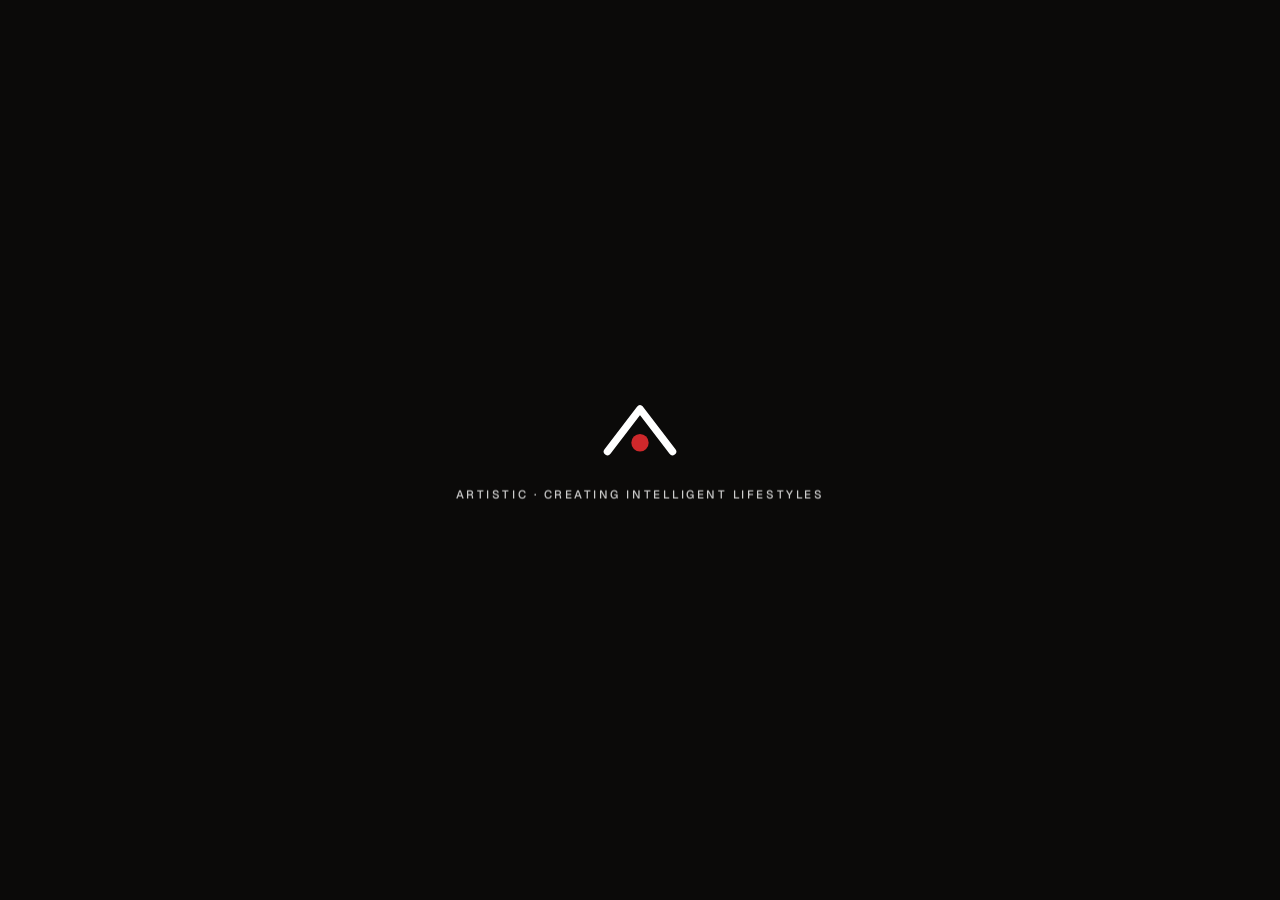
<file: index.html>
<!doctype html>
<html lang="en-CA">
  <head>
    <meta charset="UTF-8" />
    <meta name="viewport" content="width=device-width, initial-scale=1, viewport-fit=cover" />
    
    <meta name="theme-color" content="#0b0a09" />
    <title>Artistic — Smart Homes · Sound &amp; Lighting | Concord, Ontario</title>
    <meta name="description" content="Artistic Smart Homes and Artistic Sound & Lighting: home automation, home theatre, lighting control and commercial A/V from Concord, Ontario." />
    <meta property="og:type" content="website" />
    <meta property="og:title" content="Artistic Smart Homes · Artistic Sound &amp; Lighting" />
    <meta property="og:description" content="Home automation, theatre and lighting control. Commercial and event A/V. Concord, Ontario." />
    <meta property="og:image" content="https://artisticsoundandlighting.com/og.jpg" />
    <meta property="og:image:width" content="1200" />
    <meta property="og:image:height" content="630" />
    <meta name="twitter:card" content="summary_large_image" />
    <link rel="icon" type="image/svg+xml" href="/mark.svg" />
    <link rel="preload" as="image" type="image/avif" imagesrcset="/img/g-smart-homes-gateway-480.avif 480w, /img/g-smart-homes-gateway-960.avif 960w, /img/g-smart-homes-gateway-1440.avif 1440w, /img/g-smart-homes-gateway-2200.avif 2200w" imagesizes="(max-width: 767px) 100vw, 60vw" fetchpriority="high" /><link rel="preload" as="image" type="image/avif" imagesrcset="/img/g-sound-lighting-gateway-480.avif 480w, /img/g-sound-lighting-gateway-960.avif 960w, /img/g-sound-lighting-gateway-1440.avif 1440w, /img/g-sound-lighting-gateway-2200.avif 2200w" imagesizes="(max-width: 767px) 100vw, 60vw" fetchpriority="high" />
    <script>
      (function () {
        var r = sessionStorage.getItem('ap-redirect');
        if (r) { sessionStorage.removeItem('ap-redirect'); history.replaceState(null, '', r); }
      })();
    </script>
    <script type="module" crossorigin src="/assets/index-D6Wag-Lb.js"></script>
    <link rel="modulepreload" crossorigin href="/assets/rolldown-runtime-XKyaHtl9.js">
    <link rel="modulepreload" crossorigin href="/assets/motion-aJnBssgJ.js">
    <link rel="modulepreload" crossorigin href="/assets/react-DCB3LZZJ.js">
    <link rel="stylesheet" crossorigin href="/assets/index-BzUBrgVw.css">
  <script>(function(){var o='smart-homes',od='https://artisticsmarthomes.com',p=location.pathname;if(p==='/'||p===''){location.replace('/sound-lighting/'+location.search+location.hash);return}if(p.indexOf('/'+o)===0){location.replace(od+p+location.search+location.hash);return}window.addEventListener('click',function(e){var a=e.target&&e.target.closest&&e.target.closest('a[href]');if(!a)return;var h=a.getAttribute('href');if(h&&h.indexOf('/'+o)===0&&!e.metaKey&&!e.ctrlKey){e.preventDefault();e.stopPropagation();location.href=od+h}},true)})();</script>
  </head>
  <body>
    <div id="root"></div>
    <noscript>Artistic Smart Homes &amp; Artistic Sound &amp; Lighting · 8601 Jane Street Unit #8, Concord ON · 905-760-8771</noscript>
  </body>
</html>
</file>
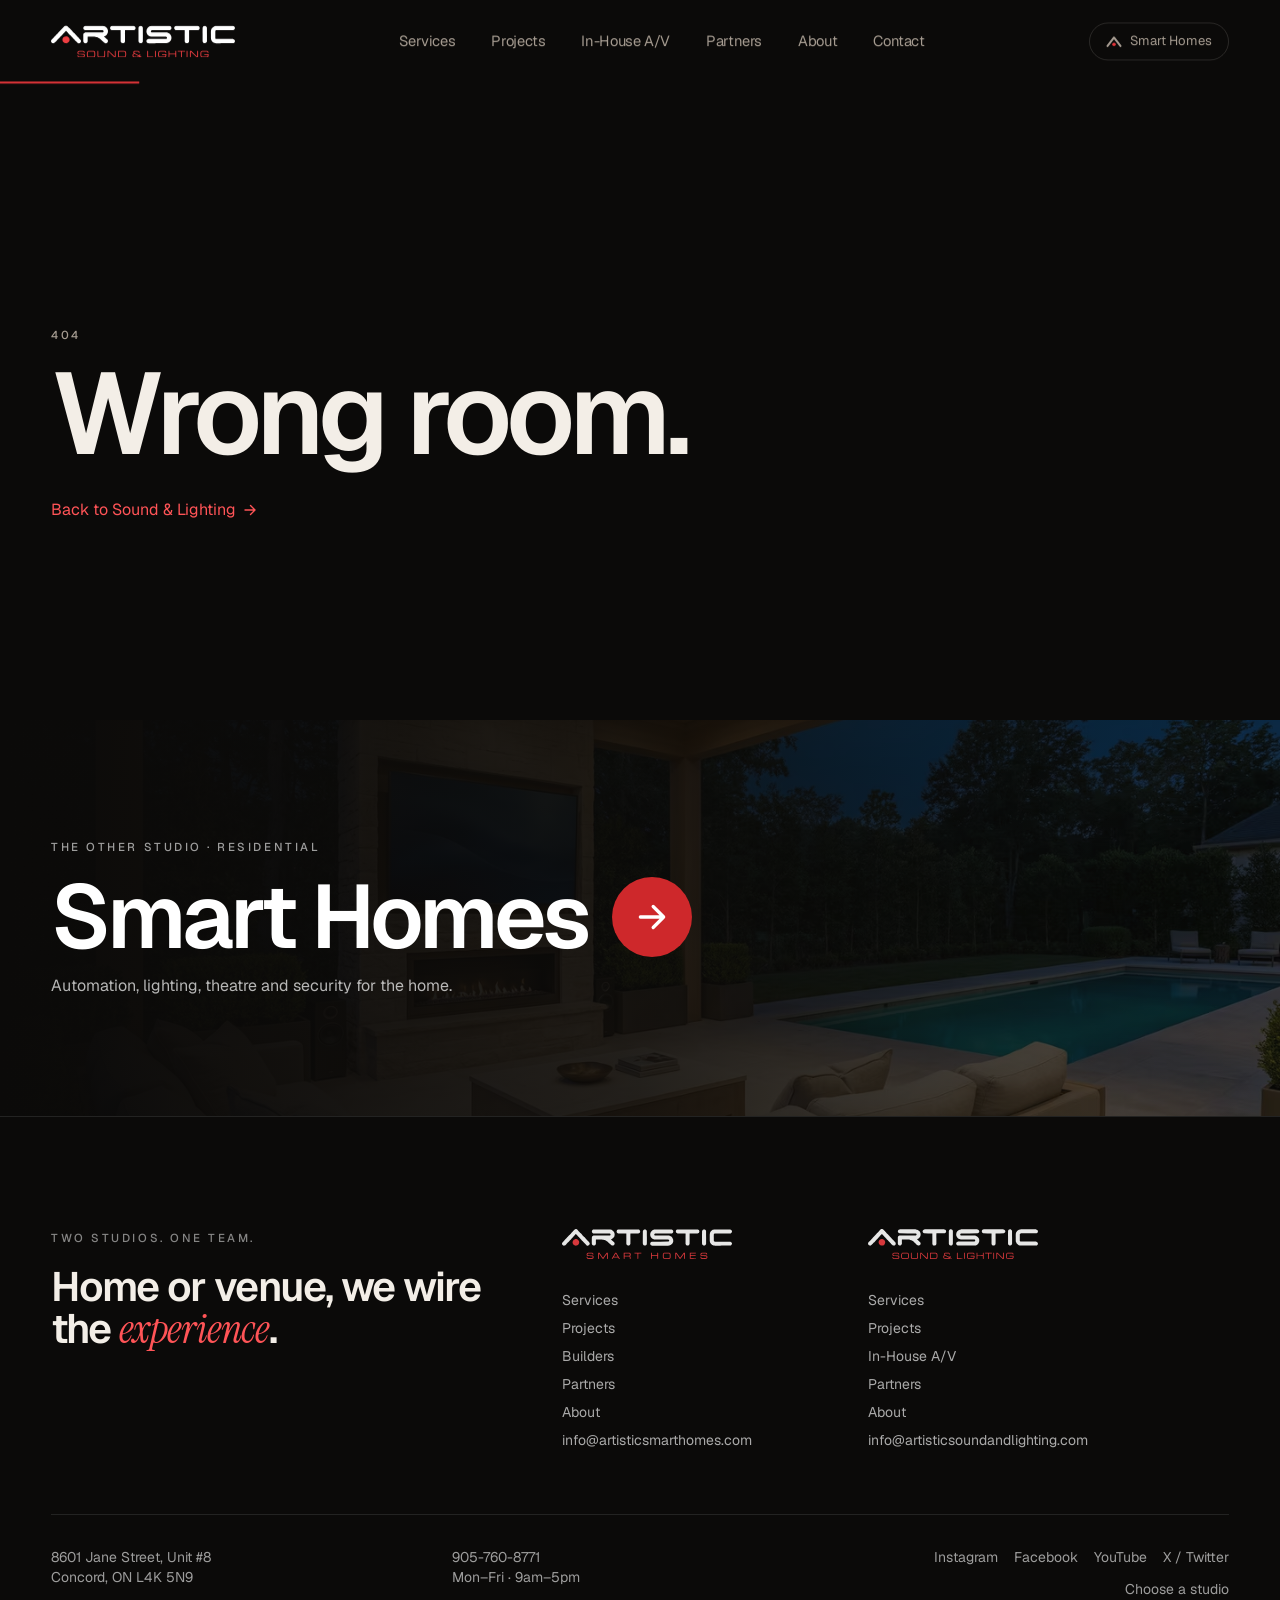
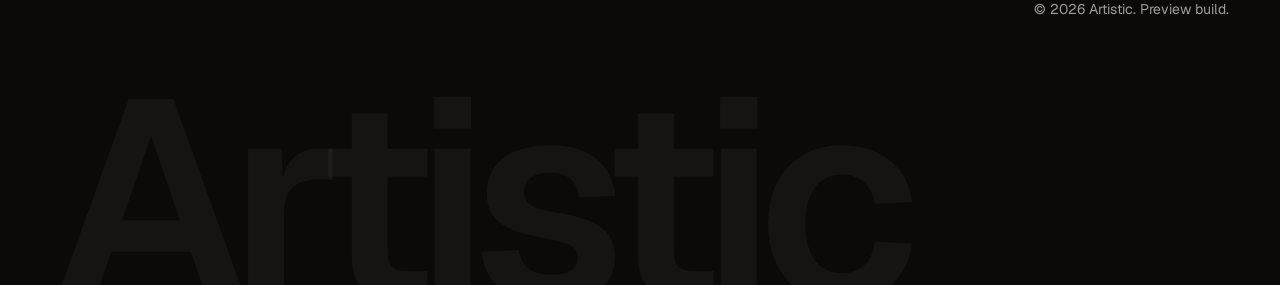
<file: sound-lighting/index.html>
<!doctype html>
<html lang="en-CA">
  <head>
    <meta charset="UTF-8" />
    <meta name="viewport" content="width=device-width, initial-scale=1, viewport-fit=cover" />
    
    <meta name="theme-color" content="#0b0a09" />
    <title>Artistic — Smart Homes · Sound &amp; Lighting | Concord, Ontario</title>
    <meta name="description" content="Artistic Smart Homes and Artistic Sound & Lighting: home automation, home theatre, lighting control and commercial A/V from Concord, Ontario." />
    <meta property="og:type" content="website" />
    <meta property="og:title" content="Artistic Smart Homes · Artistic Sound &amp; Lighting" />
    <meta property="og:description" content="Home automation, theatre and lighting control. Commercial and event A/V. Concord, Ontario." />
    <meta property="og:image" content="https://artisticsoundandlighting.com/og.jpg" />
    <meta property="og:image:width" content="1200" />
    <meta property="og:image:height" content="630" />
    <meta name="twitter:card" content="summary_large_image" />
    <link rel="icon" type="image/svg+xml" href="/mark.svg" />
    <link rel="modulepreload" crossorigin href="/assets/SoundLightingApp-CJ3RWkIJ.js" /><link rel="modulepreload" crossorigin href="/assets/BrandShell-DMTu34Vf.js" /><link rel="modulepreload" crossorigin href="/assets/gsap-mFisnb5_.js" /><link rel="preload" as="image" type="image/avif" imagesrcset="/img/g-sound-lighting-hero-event-av-480.avif 480w, /img/g-sound-lighting-hero-event-av-960.avif 960w, /img/g-sound-lighting-hero-event-av-1440.avif 1440w, /img/g-sound-lighting-hero-event-av-2200.avif 2200w" imagesizes="100vw" fetchpriority="high" />
    <script>
      (function () {
        var r = sessionStorage.getItem('ap-redirect');
        if (r) { sessionStorage.removeItem('ap-redirect'); history.replaceState(null, '', r); }
      })();
    </script>
    <script type="module" crossorigin src="/assets/index-D6Wag-Lb.js"></script>
    <link rel="modulepreload" crossorigin href="/assets/rolldown-runtime-XKyaHtl9.js">
    <link rel="modulepreload" crossorigin href="/assets/motion-aJnBssgJ.js">
    <link rel="modulepreload" crossorigin href="/assets/react-DCB3LZZJ.js">
    <link rel="stylesheet" crossorigin href="/assets/index-BzUBrgVw.css">
  <script>(function(){var o='smart-homes',od='https://artisticsmarthomes.com',p=location.pathname;if(p==='/'||p===''){location.replace('/sound-lighting/'+location.search+location.hash);return}if(p.indexOf('/'+o)===0){location.replace(od+p+location.search+location.hash);return}window.addEventListener('click',function(e){var a=e.target&&e.target.closest&&e.target.closest('a[href]');if(!a)return;var h=a.getAttribute('href');if(h&&h.indexOf('/'+o)===0&&!e.metaKey&&!e.ctrlKey){e.preventDefault();e.stopPropagation();location.href=od+h}},true)})();</script>
  </head>
  <body>
    <div id="root"></div>
    <noscript>Artistic Smart Homes &amp; Artistic Sound &amp; Lighting · 8601 Jane Street Unit #8, Concord ON · 905-760-8771</noscript>
  </body>
</html>
</file>
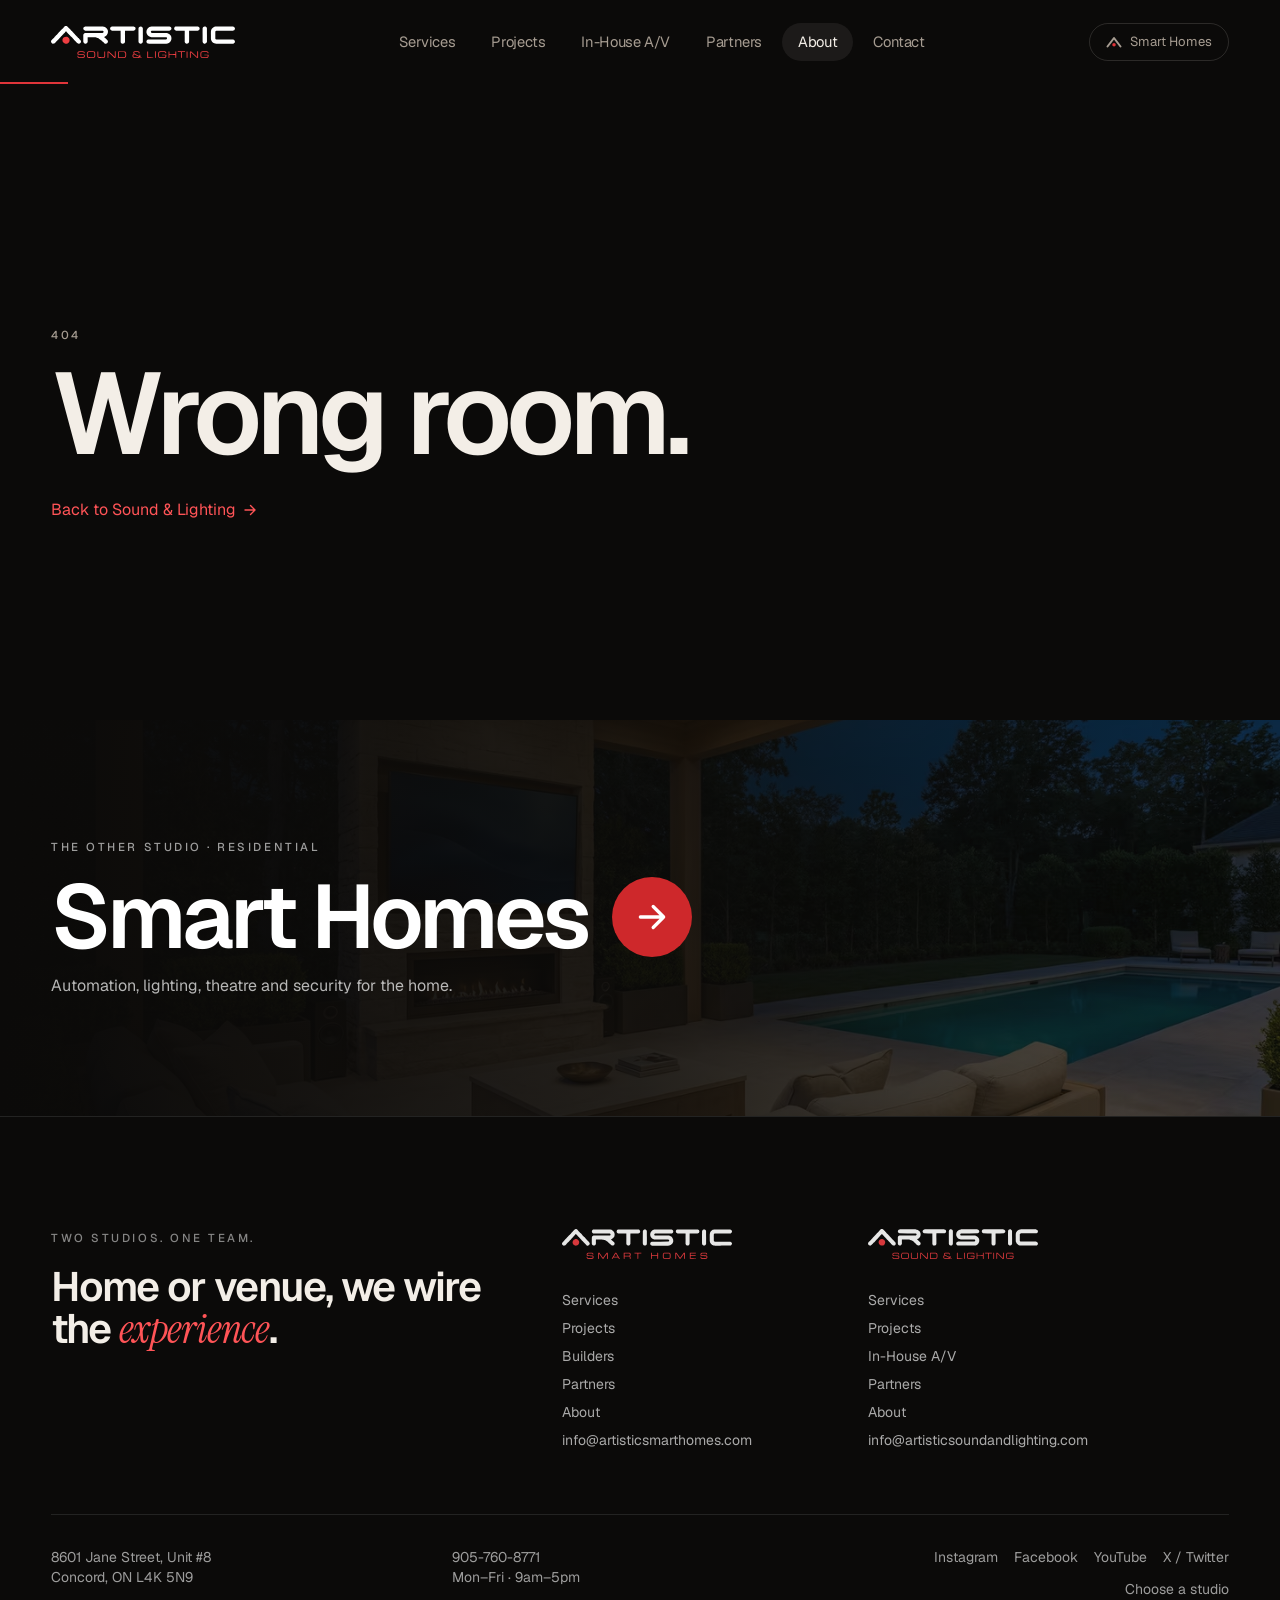
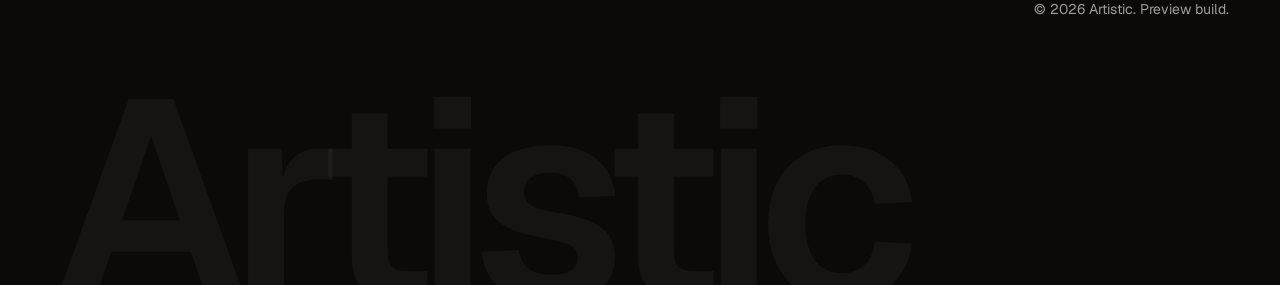
<file: sound-lighting/about/index.html>
<!doctype html>
<html lang="en-CA">
  <head>
    <meta charset="UTF-8" />
    <meta name="viewport" content="width=device-width, initial-scale=1, viewport-fit=cover" />
    
    <meta name="theme-color" content="#0b0a09" />
    <title>Artistic — Smart Homes · Sound &amp; Lighting | Concord, Ontario</title>
    <meta name="description" content="Artistic Smart Homes and Artistic Sound & Lighting: home automation, home theatre, lighting control and commercial A/V from Concord, Ontario." />
    <meta property="og:type" content="website" />
    <meta property="og:title" content="Artistic Smart Homes · Artistic Sound &amp; Lighting" />
    <meta property="og:description" content="Home automation, theatre and lighting control. Commercial and event A/V. Concord, Ontario." />
    <meta property="og:image" content="https://artisticsoundandlighting.com/og.jpg" />
    <meta property="og:image:width" content="1200" />
    <meta property="og:image:height" content="630" />
    <meta name="twitter:card" content="summary_large_image" />
    <link rel="icon" type="image/svg+xml" href="/mark.svg" />
    <link rel="modulepreload" crossorigin href="/assets/SoundLightingApp-CJ3RWkIJ.js" /><link rel="modulepreload" crossorigin href="/assets/BrandShell-DMTu34Vf.js" /><link rel="modulepreload" crossorigin href="/assets/gsap-mFisnb5_.js" />
    <script>
      (function () {
        var r = sessionStorage.getItem('ap-redirect');
        if (r) { sessionStorage.removeItem('ap-redirect'); history.replaceState(null, '', r); }
      })();
    </script>
    <script type="module" crossorigin src="/assets/index-D6Wag-Lb.js"></script>
    <link rel="modulepreload" crossorigin href="/assets/rolldown-runtime-XKyaHtl9.js">
    <link rel="modulepreload" crossorigin href="/assets/motion-aJnBssgJ.js">
    <link rel="modulepreload" crossorigin href="/assets/react-DCB3LZZJ.js">
    <link rel="stylesheet" crossorigin href="/assets/index-BzUBrgVw.css">
  <script>(function(){var o='smart-homes',od='https://artisticsmarthomes.com',p=location.pathname;if(p==='/'||p===''){location.replace('/sound-lighting/'+location.search+location.hash);return}if(p.indexOf('/'+o)===0){location.replace(od+p+location.search+location.hash);return}window.addEventListener('click',function(e){var a=e.target&&e.target.closest&&e.target.closest('a[href]');if(!a)return;var h=a.getAttribute('href');if(h&&h.indexOf('/'+o)===0&&!e.metaKey&&!e.ctrlKey){e.preventDefault();e.stopPropagation();location.href=od+h}},true)})();</script>
  </head>
  <body>
    <div id="root"></div>
    <noscript>Artistic Smart Homes &amp; Artistic Sound &amp; Lighting · 8601 Jane Street Unit #8, Concord ON · 905-760-8771</noscript>
  </body>
</html>
</file>
